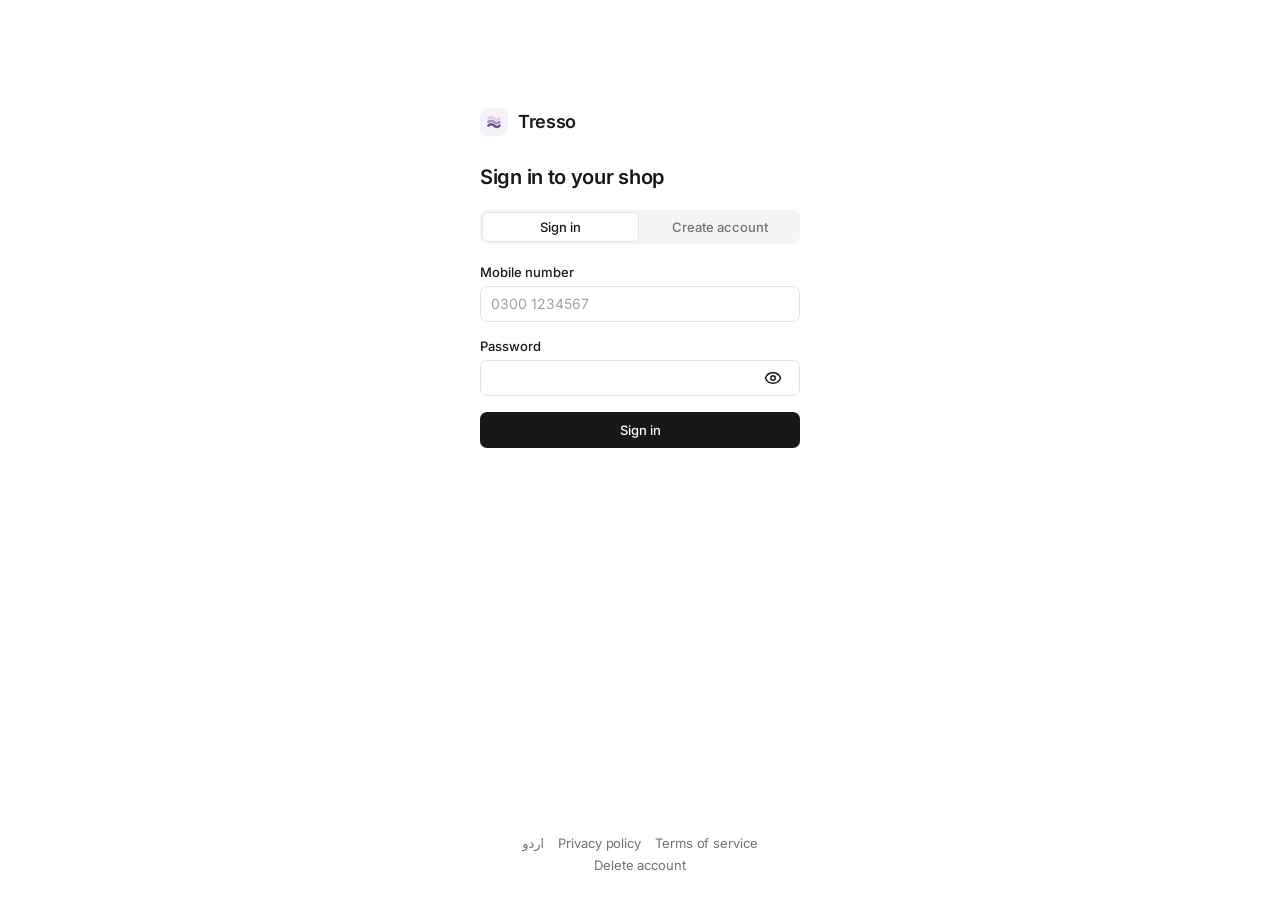
<file: index.html>
<!doctype html>
<html lang="en">
  <head>
    <meta charset="utf-8" />
    <meta name="viewport" content="width=device-width, initial-scale=1" />
    <meta name="color-scheme" content="light dark" />
    <link rel="icon" href="/favicon.png" />
    <title>Tresso</title>
    <!-- What a shared link shows (WhatsApp, search results). -->
    <meta name="description" content="Bookkeeping for barbershops and salons: services, payments and barber commission." />
    <meta property="og:site_name" content="Tresso" />
    <meta property="og:title" content="Tresso" />
    <meta property="og:description" content="Bookkeeping for barbershops and salons: services, payments and barber commission." />
    <meta property="og:url" content="https://tresso.app/" />
    <meta property="og:type" content="website" />
    <meta property="og:image" content="https://tresso.app/og.png" />
    <meta property="og:image:width" content="1024" />
    <meta property="og:image:height" content="500" />
    <meta name="twitter:card" content="summary_large_image" />
    <!-- A browser too old for the dashboard (before Chrome 91, 2021) fails while
         loading it: say so instead of leaving a blank page. main.tsx sets
         __bbStarted once it runs. -->
    <script>
      window.onerror = function () {
        if (window.__bbStarted) return;
        document.body.innerHTML =
          '<p style="font:16px/1.5 sans-serif;max-width:420px;margin:48px auto;padding:0 16px">' +
          'This browser is too old for Tresso on the web. Update Chrome, or use the Tresso app for Android.<br><br>' +
          'Tresso ویب کے لیے یہ براؤزر بہت پرانا ہے۔ Chrome اپ ڈیٹ کریں، یا Android کے لیے Tresso ایپ استعمال کریں۔</p>';
      };
    </script>
    <script type="module" crossorigin src="/assets/index-BPplE3TE.js"></script>
    <link rel="stylesheet" crossorigin href="/assets/index-BvFsO7Vy.css">
  </head>
  <body>
    <div id="root"></div>
  </body>
</html>
</file>
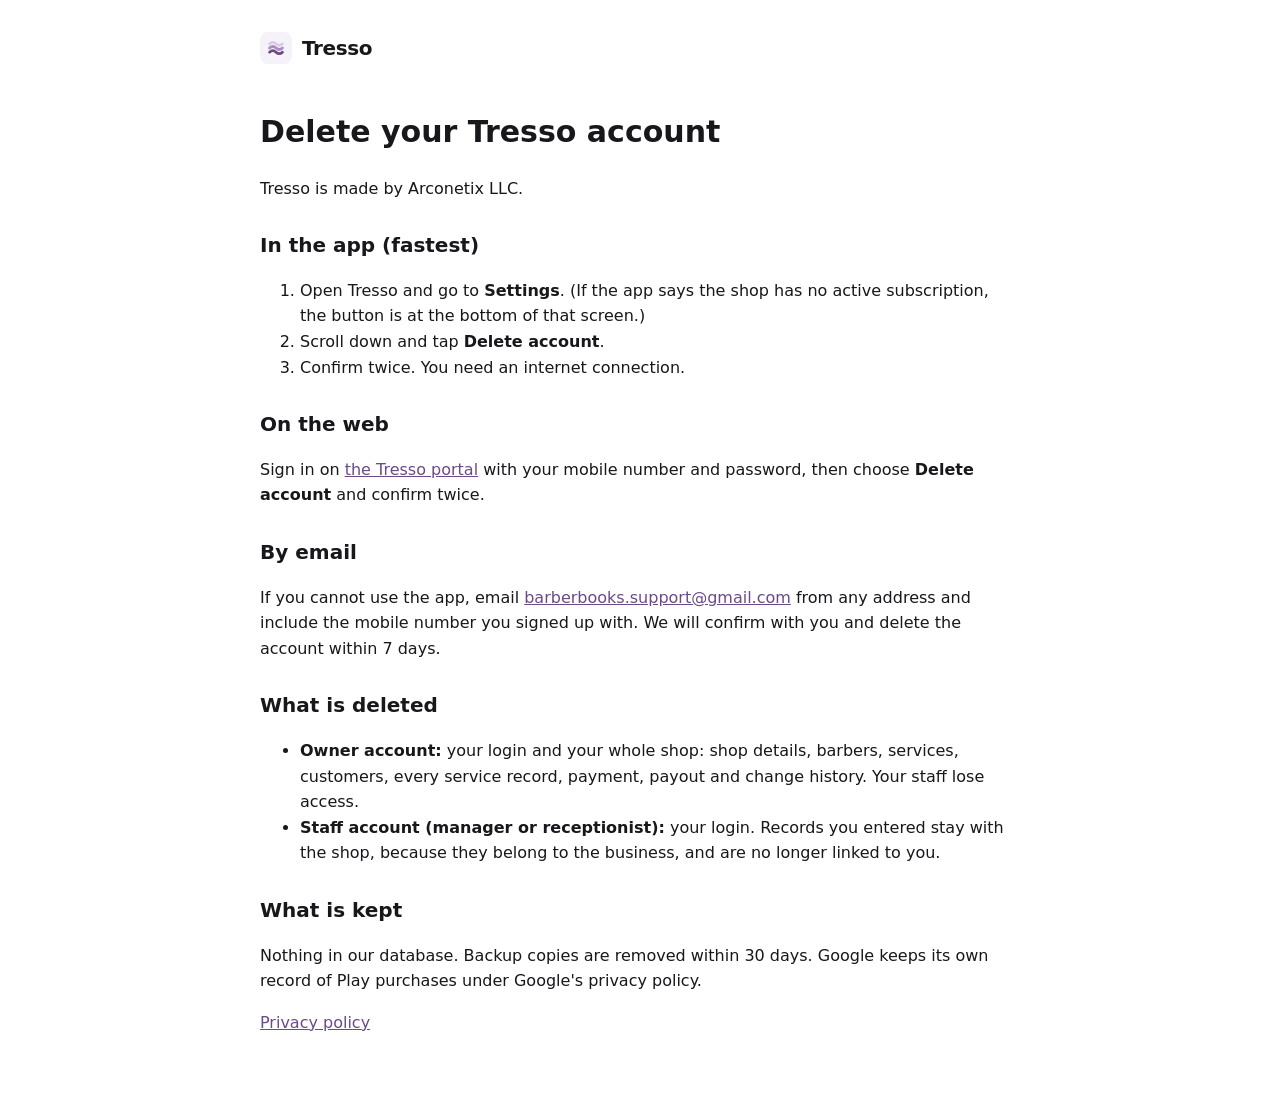
<file: delete-account.html>
<!doctype html>
<html lang="en">
<head>
<meta charset="utf-8">
<meta name="viewport" content="width=device-width, initial-scale=1">
<link rel="icon" href="mark.svg" type="image/svg+xml">
<title>Tresso — Delete your account</title>
<style>
  body { font: 16px/1.6 -apple-system, system-ui, "Segoe UI", Roboto, sans-serif; color: #17171C; max-width: 760px; margin: 0 auto; padding: 32px 20px 64px; }
  .brand { display: inline-flex; align-items: center; gap: 10px; color: #17171C; text-decoration: none; font-size: 20px; font-weight: 600; letter-spacing: -0.02em; }
  h1 { font-size: 30px; margin-top: 36px; } h2 { font-size: 20px; margin-top: 28px; } a { color: #6B4A86; }
  .note { background: #F6F2F9; padding: 14px 18px; border-radius: 14px; }
</style>
</head>
<body>
<a class="brand" href="./"><img src="mark.svg" width="32" height="32" alt="">Tresso</a>
<h1>Delete your Tresso account</h1>
<p>Tresso is made by Arconetix LLC.</p>

<h2>In the app (fastest)</h2>
<ol>
  <li>Open Tresso and go to <strong>Settings</strong>. (If the app says the shop has no active subscription, the button is at the bottom of that screen.)</li>
  <li>Scroll down and tap <strong>Delete account</strong>.</li>
  <li>Confirm twice. You need an internet connection.</li>
</ol>


<h2>On the web</h2>
<p>Sign in on <a href="./">the Tresso portal</a> with your mobile number and password, then choose <strong>Delete account</strong> and confirm twice.</p>

<h2>By email</h2>
<p>If you cannot use the app, email <a href="mailto:barberbooks.support@gmail.com">barberbooks.support@gmail.com</a> from any address and include the mobile number you signed up with. We will confirm with you and delete the account within 7 days.</p>

<h2>What is deleted</h2>
<ul>
  <li><strong>Owner account:</strong> your login and your whole shop: shop details, barbers, services, customers, every service record, payment, payout and change history. Your staff lose access.</li>
  <li><strong>Staff account (manager or receptionist):</strong> your login. Records you entered stay with the shop, because they belong to the business, and are no longer linked to you.</li>
</ul>

<h2>What is kept</h2>
<p>Nothing in our database. Backup copies are removed within 30 days. Google keeps its own record of Play purchases under Google's privacy policy.</p>

<p><a href="privacy.html">Privacy policy</a></p>
</body>
</html>
</file>
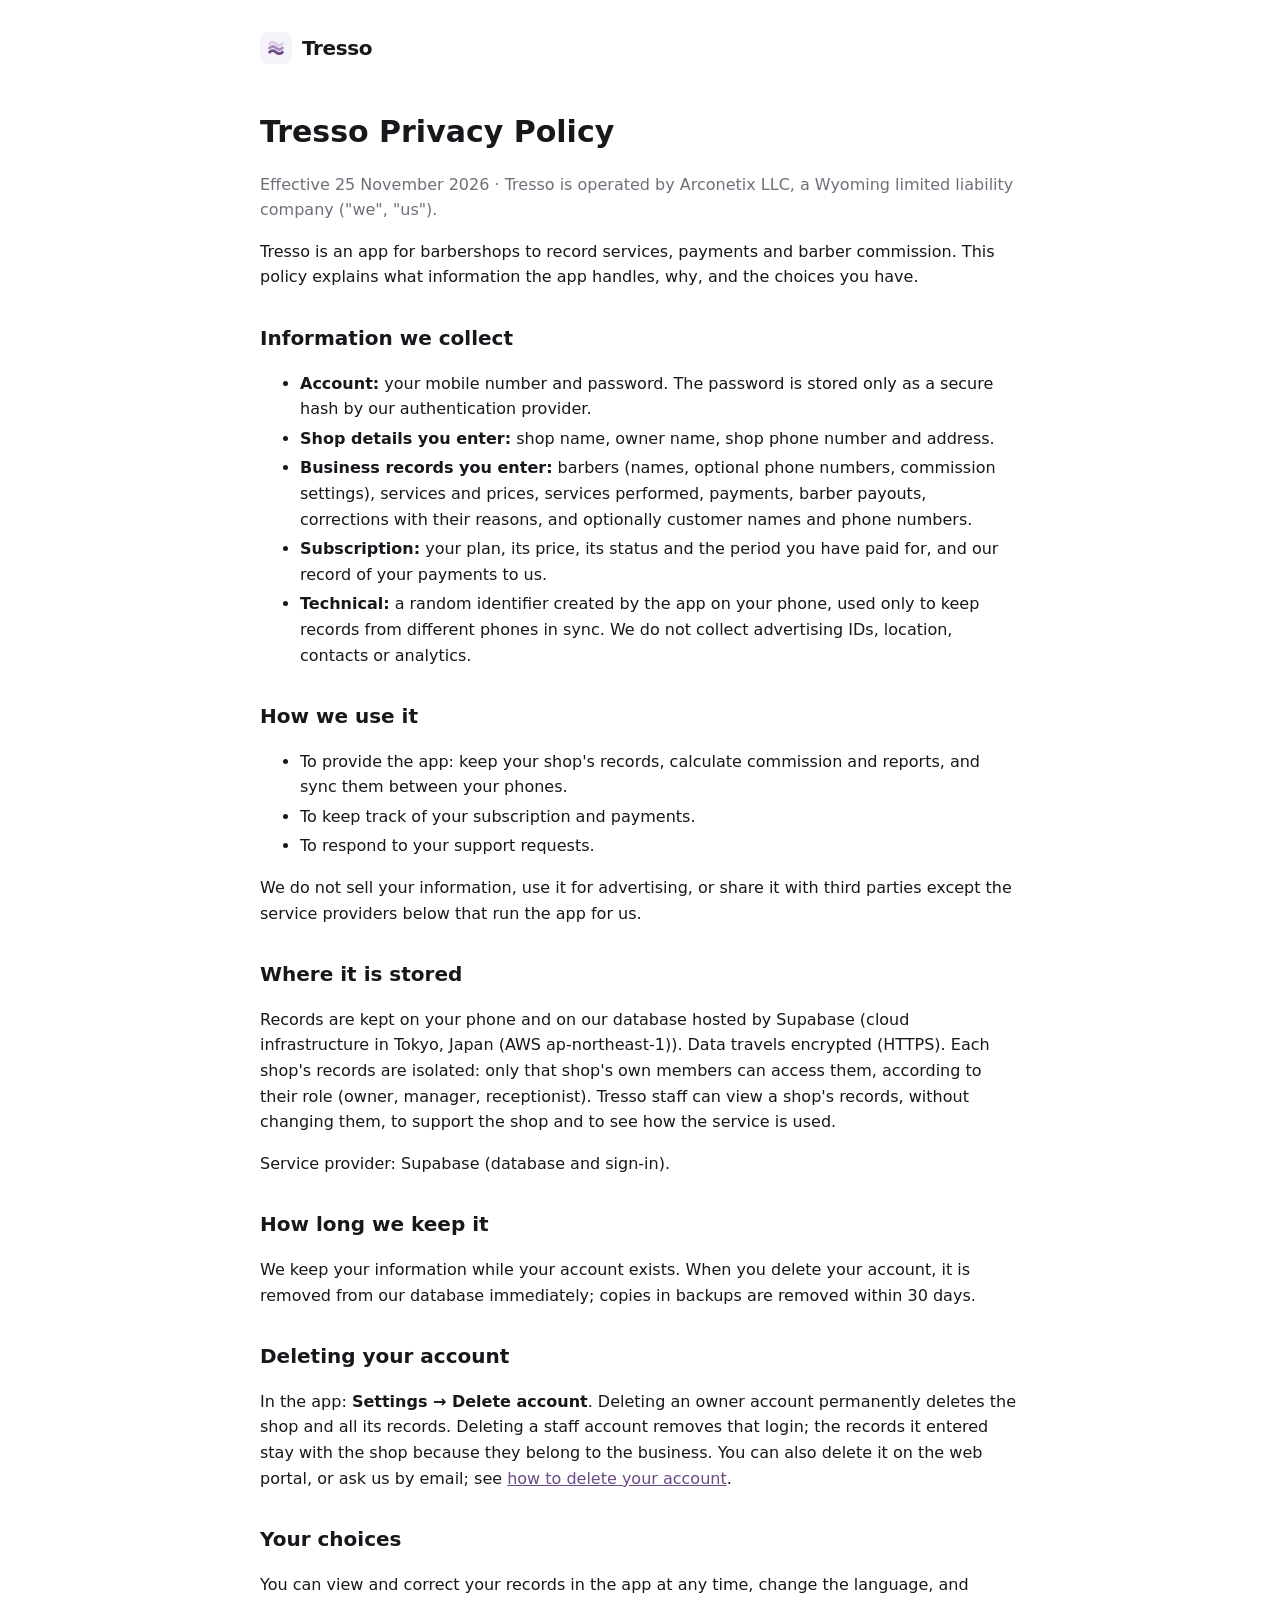
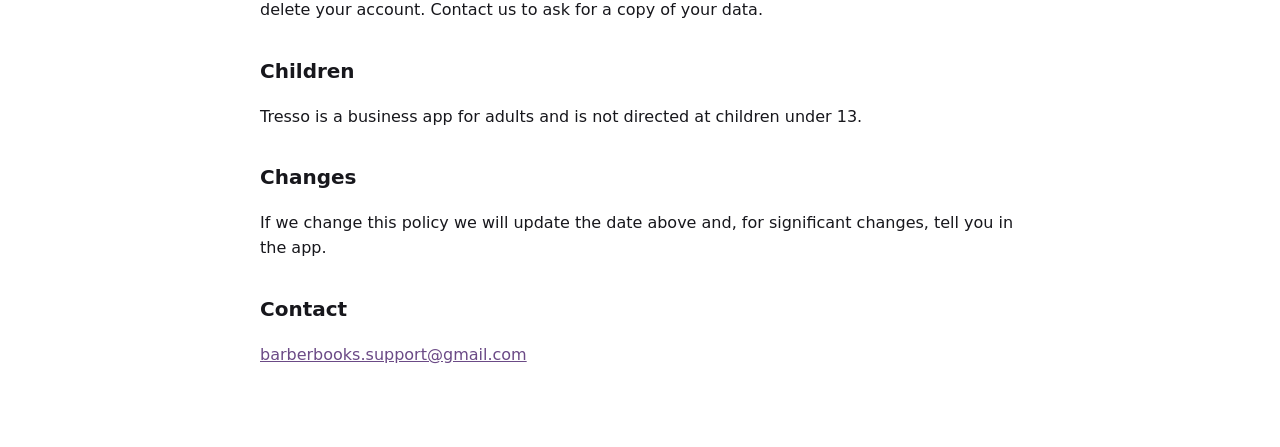
<file: privacy.html>
<!doctype html>
<html lang="en">
<head>
<meta charset="utf-8">
<meta name="viewport" content="width=device-width, initial-scale=1">
<link rel="icon" href="mark.svg" type="image/svg+xml">
<title>Tresso — Privacy Policy</title>
<style>
  body { font: 16px/1.6 -apple-system, system-ui, "Segoe UI", Roboto, sans-serif; color: #17171C; max-width: 760px; margin: 0 auto; padding: 32px 20px 64px; }
  .brand { display: inline-flex; align-items: center; gap: 10px; color: #17171C; text-decoration: none; font-size: 20px; font-weight: 600; letter-spacing: -0.02em; }
  h1 { font-size: 30px; margin: 36px 0 4px; } h2 { font-size: 20px; margin-top: 32px; }
  .muted { color: #6F6F7A; } a { color: #6B4A86; }
  li { margin: 4px 0; }
</style>
</head>
<body>
<a class="brand" href="./"><img src="mark.svg" width="32" height="32" alt="">Tresso</a>
<h1>Tresso Privacy Policy</h1>
<p class="muted">Effective 25 November 2026 · Tresso is operated by Arconetix LLC, a Wyoming limited liability company ("we", "us").</p>

<p>Tresso is an app for barbershops to record services, payments and barber commission. This policy explains what information the app handles, why, and the choices you have.</p>

<h2>Information we collect</h2>
<ul>
  <li><strong>Account:</strong> your mobile number and password. The password is stored only as a secure hash by our authentication provider.</li>
  <li><strong>Shop details you enter:</strong> shop name, owner name, shop phone number and address.</li>
  <li><strong>Business records you enter:</strong> barbers (names, optional phone numbers, commission settings), services and prices, services performed, payments, barber payouts, corrections with their reasons, and optionally customer names and phone numbers.</li>
  <li><strong>Subscription:</strong> your plan, its price, its status and the period you have paid for, and our record of your payments to us.</li>
  <li><strong>Technical:</strong> a random identifier created by the app on your phone, used only to keep records from different phones in sync. We do not collect advertising IDs, location, contacts or analytics.</li>
</ul>

<h2>How we use it</h2>
<ul>
  <li>To provide the app: keep your shop's records, calculate commission and reports, and sync them between your phones.</li>
  <li>To keep track of your subscription and payments.</li>
  <li>To respond to your support requests.</li>
</ul>
<p>We do not sell your information, use it for advertising, or share it with third parties except the service providers below that run the app for us.</p>

<h2>Where it is stored</h2>
<p>Records are kept on your phone and on our database hosted by Supabase (cloud infrastructure in Tokyo, Japan (AWS ap-northeast-1)). Data travels encrypted (HTTPS). Each shop's records are isolated: only that shop's own members can access them, according to their role (owner, manager, receptionist). Tresso staff can view a shop's records, without changing them, to support the shop and to see how the service is used.</p>
<p>Service provider: Supabase (database and sign-in).</p>

<h2>How long we keep it</h2>
<p>We keep your information while your account exists. When you delete your account, it is removed from our database immediately; copies in backups are removed within 30 days.</p>

<h2>Deleting your account</h2>
<p>In the app: <strong>Settings → Delete account</strong>. Deleting an owner account permanently deletes the shop and all its records. Deleting a staff account removes that login; the records it entered stay with the shop because they belong to the business. You can also delete it on the web portal, or ask us by email; see <a href="delete-account.html">how to delete your account</a>.</p>

<h2>Your choices</h2>
<p>You can view and correct your records in the app at any time, change the language, and delete your account. Contact us to ask for a copy of your data.</p>

<h2>Children</h2>
<p>Tresso is a business app for adults and is not directed at children under 13.</p>

<h2>Changes</h2>
<p>If we change this policy we will update the date above and, for significant changes, tell you in the app.</p>

<h2>Contact</h2>
<p><a href="mailto:barberbooks.support@gmail.com">barberbooks.support@gmail.com</a></p>
</body>
</html>
</file>
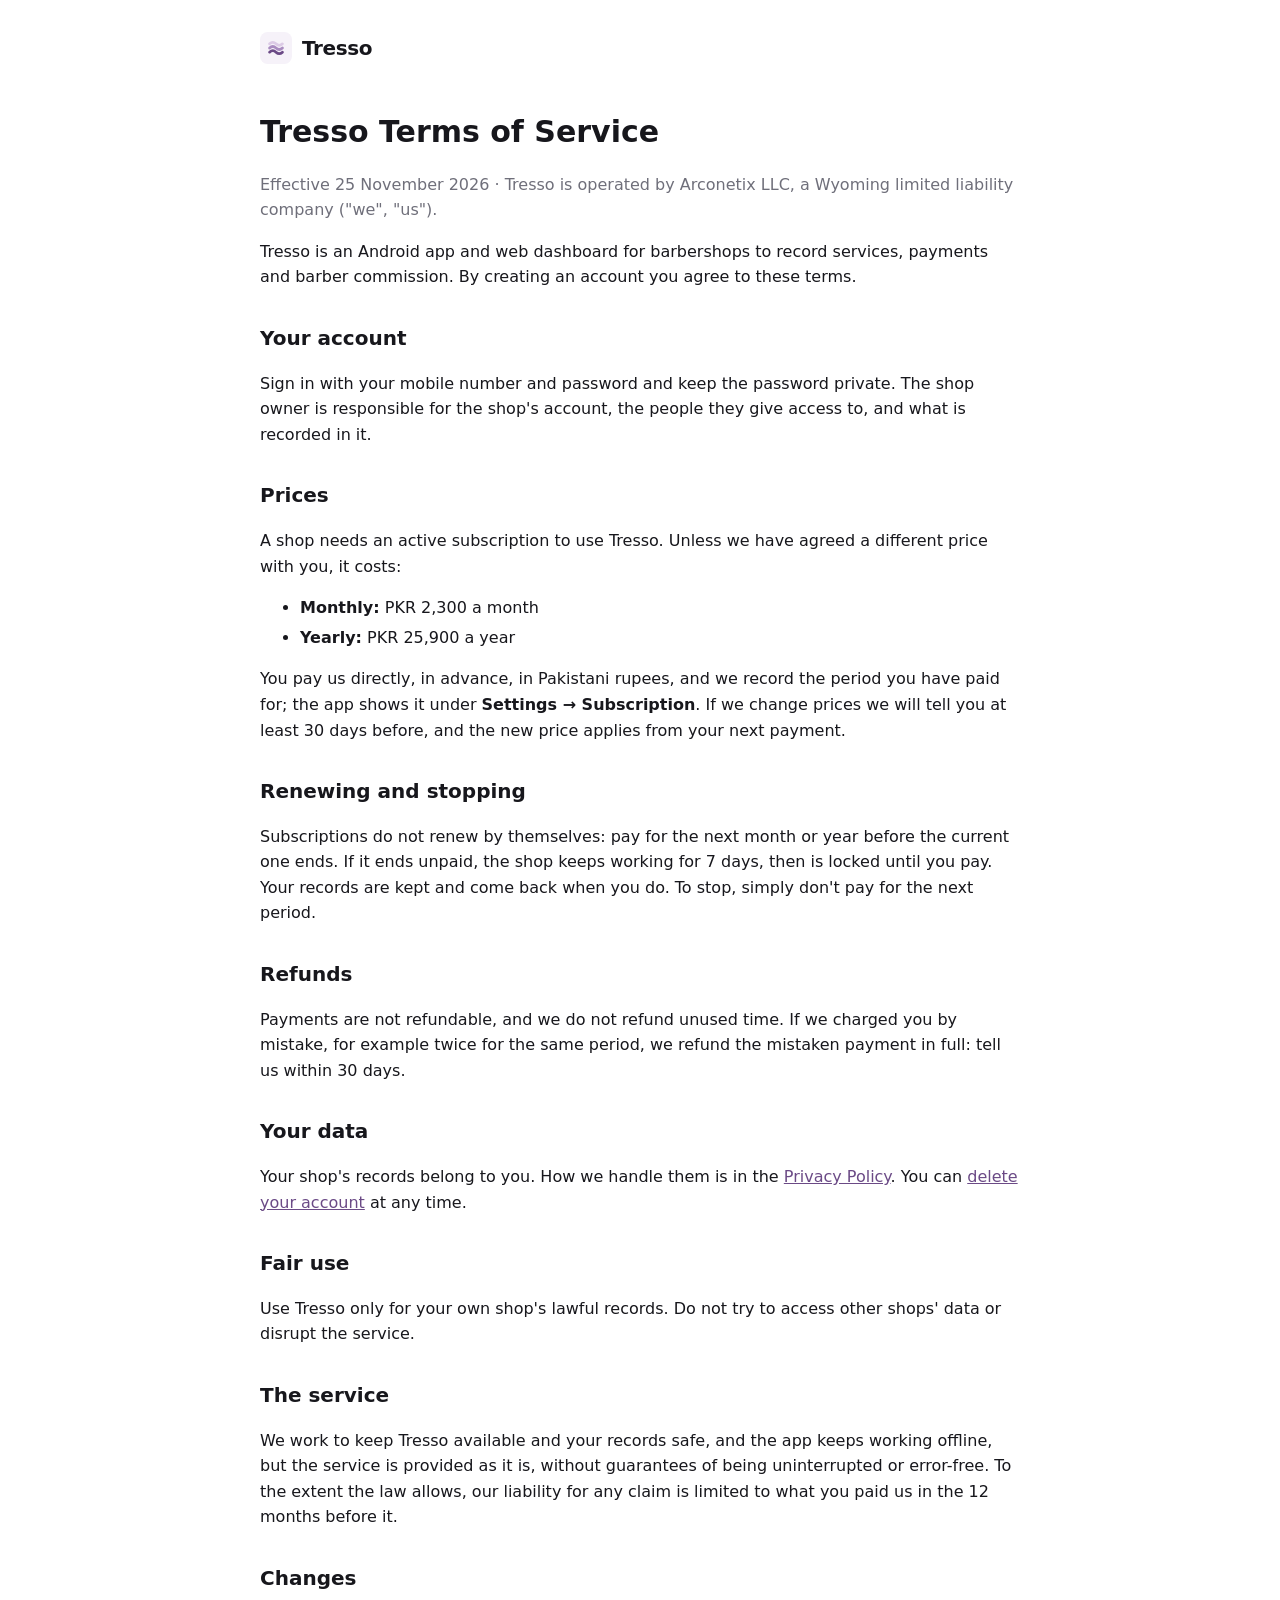
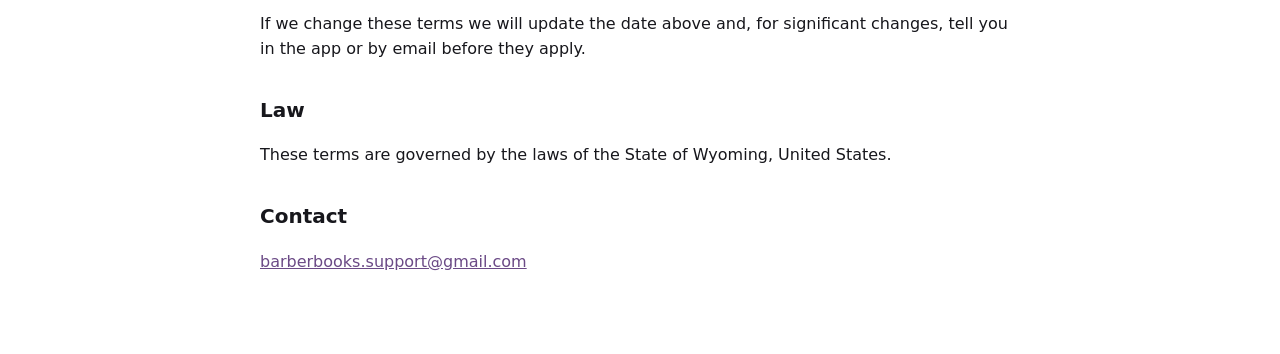
<file: terms.html>
<!doctype html>
<html lang="en">
<head>
<meta charset="utf-8">
<meta name="viewport" content="width=device-width, initial-scale=1">
<link rel="icon" href="mark.svg" type="image/svg+xml">
<title>Tresso — Terms of Service</title>
<style>
  body { font: 16px/1.6 -apple-system, system-ui, "Segoe UI", Roboto, sans-serif; color: #17171C; max-width: 760px; margin: 0 auto; padding: 32px 20px 64px; }
  .brand { display: inline-flex; align-items: center; gap: 10px; color: #17171C; text-decoration: none; font-size: 20px; font-weight: 600; letter-spacing: -0.02em; }
  h1 { font-size: 30px; margin: 36px 0 4px; } h2 { font-size: 20px; margin-top: 32px; }
  .muted { color: #6F6F7A; } a { color: #6B4A86; }
  li { margin: 4px 0; }
</style>
</head>
<body>
<a class="brand" href="./"><img src="mark.svg" width="32" height="32" alt="">Tresso</a>
<h1>Tresso Terms of Service</h1>
<p class="muted">Effective 25 November 2026 · Tresso is operated by Arconetix LLC, a Wyoming limited liability company ("we", "us").</p>

<p>Tresso is an Android app and web dashboard for barbershops to record services, payments and barber commission. By creating an account you agree to these terms.</p>

<h2>Your account</h2>
<p>Sign in with your mobile number and password and keep the password private. The shop owner is responsible for the shop's account, the people they give access to, and what is recorded in it.</p>

<h2>Prices</h2>
<p>A shop needs an active subscription to use Tresso. Unless we have agreed a different price with you, it costs:</p>
<ul>
  <li><strong>Monthly:</strong> PKR 2,300 a month</li>
  <li><strong>Yearly:</strong> PKR 25,900 a year</li>
</ul>
<p>You pay us directly, in advance, in Pakistani rupees, and we record the period you have paid for; the app shows it under <strong>Settings → Subscription</strong>. If we change prices we will tell you at least 30 days before, and the new price applies from your next payment.</p>

<h2>Renewing and stopping</h2>
<p>Subscriptions do not renew by themselves: pay for the next month or year before the current one ends. If it ends unpaid, the shop keeps working for 7 days, then is locked until you pay. Your records are kept and come back when you do. To stop, simply don't pay for the next period.</p>

<h2>Refunds</h2>
<p>Payments are not refundable, and we do not refund unused time. If we charged you by mistake, for example twice for the same period, we refund the mistaken payment in full: tell us within 30 days.</p>

<h2>Your data</h2>
<p>Your shop's records belong to you. How we handle them is in the <a href="privacy.html">Privacy Policy</a>. You can <a href="delete-account.html">delete your account</a> at any time.</p>

<h2>Fair use</h2>
<p>Use Tresso only for your own shop's lawful records. Do not try to access other shops' data or disrupt the service.</p>

<h2>The service</h2>
<p>We work to keep Tresso available and your records safe, and the app keeps working offline, but the service is provided as it is, without guarantees of being uninterrupted or error-free. To the extent the law allows, our liability for any claim is limited to what you paid us in the 12 months before it.</p>

<h2>Changes</h2>
<p>If we change these terms we will update the date above and, for significant changes, tell you in the app or by email before they apply.</p>

<h2>Law</h2>
<p>These terms are governed by the laws of the State of Wyoming, United States.</p>

<h2>Contact</h2>
<p><a href="mailto:barberbooks.support@gmail.com">barberbooks.support@gmail.com</a></p>
</body>
</html>
</file>
<file: assets/index-BvFsO7Vy.css>
@font-face{font-family:Inter Variable;font-style:normal;font-display:swap;font-weight:100 900;src:url(/assets/inter-cyrillic-ext-wght-normal-BOeWTOD4.woff2)format("woff2-variations");unicode-range:U+460-52F,U+1C80-1C8A,U+20B4,U+2DE0-2DFF,U+A640-A69F,U+FE2E-FE2F}@font-face{font-family:Inter Variable;font-style:normal;font-display:swap;font-weight:100 900;src:url(/assets/inter-cyrillic-wght-normal-DqGufNeO.woff2)format("woff2-variations");unicode-range:U+301,U+400-45F,U+490-491,U+4B0-4B1,U+2116}@font-face{font-family:Inter Variable;font-style:normal;font-display:swap;font-weight:100 900;src:url(/assets/inter-greek-ext-wght-normal-DlzME5K_.woff2)format("woff2-variations");unicode-range:U+1F??}@font-face{font-family:Inter Variable;font-style:normal;font-display:swap;font-weight:100 900;src:url(/assets/inter-greek-wght-normal-CkhJZR-_.woff2)format("woff2-variations");unicode-range:U+370-377,U+37A-37F,U+384-38A,U+38C,U+38E-3A1,U+3A3-3FF}@font-face{font-family:Inter Variable;font-style:normal;font-display:swap;font-weight:100 900;src:url(/assets/inter-vietnamese-wght-normal-CBcvBZtf.woff2)format("woff2-variations");unicode-range:U+102-103,U+110-111,U+128-129,U+168-169,U+1A0-1A1,U+1AF-1B0,U+300-301,U+303-304,U+308-309,U+323,U+329,U+1EA0-1EF9,U+20AB}@font-face{font-family:Inter Variable;font-style:normal;font-display:swap;font-weight:100 900;src:url(/assets/inter-latin-ext-wght-normal-DO1Apj_S.woff2)format("woff2-variations");unicode-range:U+100-2BA,U+2BD-2C5,U+2C7-2CC,U+2CE-2D7,U+2DD-2FF,U+304,U+308,U+329,U+1D00-1DBF,U+1E00-1E9F,U+1EF2-1EFF,U+2020,U+20A0-20AB,U+20AD-20C0,U+2113,U+2C60-2C7F,U+A720-A7FF}@font-face{font-family:Inter Variable;font-style:normal;font-display:swap;font-weight:100 900;src:url(/assets/inter-latin-wght-normal-Dx4kXJAl.woff2)format("woff2-variations");unicode-range:U+??,U+131,U+152-153,U+2BB-2BC,U+2C6,U+2DA,U+2DC,U+304,U+308,U+329,U+2000-206F,U+20AC,U+2122,U+2191,U+2193,U+2212,U+2215,U+FEFF,U+FFFD}*{box-sizing:border-box}body{background:var(--bg);color:var(--text);font-feature-settings:"cv11", "ss01";letter-spacing:-.006em;-webkit-font-smoothing:antialiased;margin:0;font:14px/20px Inter Variable,Inter,system-ui,-apple-system,BlinkMacSystemFont,Segoe UI,Roboto,Noto Sans,Ubuntu,Cantarell,Helvetica Neue,sans-serif}html[lang=ur] body{letter-spacing:0;font-family:Inter Variable,Noto Naskh Arabic,Geeza Pro,Segoe UI,Tahoma,sans-serif;line-height:24px}html[lang=ur] .small{line-height:20px}html[lang=ur] .label{line-height:18px}a{color:inherit}p,h1,h2,h3{font:inherit;margin:0}:focus:not(:focus-visible){outline:none}:focus-visible{outline:2px solid var(--accent);outline-offset:2px}svg{flex:none}::selection{background:var(--tint)}.hero{letter-spacing:-.025em;font-variant-numeric:tabular-nums;font-size:28px;font-weight:600;line-height:34px}.title{font-size:15px;font-weight:600;line-height:20px}.small{font-size:13px;line-height:18px}.label{color:var(--muted);letter-spacing:0;font-size:12px;font-weight:500;line-height:16px}[dir=rtl] .hero,[dir=rtl] body{letter-spacing:0}.strong{font-weight:600}.muted{color:var(--muted)}.warn{color:var(--warn)}.danger{color:var(--danger)}.struck{color:var(--faint);text-decoration:line-through}.num{font-variant-numeric:tabular-nums;white-space:nowrap}.center{text-align:center}.block{display:block}.stack{flex-direction:column;display:flex}.stack>*+*{margin-top:16px}.stack-sm>*+*{margin-top:8px}.stack-lg>*+*{margin-top:20px}.inline{align-items:center;display:flex}.inline>*+*{-webkit-margin-start:8px;margin-inline-start:8px}.spread{justify-content:space-between;align-items:center;display:flex}.spread>*+*{-webkit-margin-start:12px;margin-inline-start:12px}.grow{flex:1;min-width:0}.shell{min-height:100vh;display:flex}.sidebar{background:var(--surface);border-inline-end:1px solid var(--line);-webkit-border-end:1px solid var(--line);flex-direction:column;flex:none;width:240px;height:100vh;padding:12px 10px;display:flex;position:sticky;top:0}.sidebar>*+*{margin-top:12px}.brand{align-items:center;padding:6px 8px 2px;display:flex}.brand>*+*{-webkit-margin-start:10px;margin-inline-start:10px}.brand-name{text-overflow:ellipsis;white-space:nowrap;font-weight:600;overflow:hidden}.sidebar>.btn{margin-inline:4px}.nav{flex-direction:column;display:flex}.nav>*+*{margin-top:1px}.nav-item{min-height:32px;color:var(--muted);border-radius:6px;align-items:center;padding:0 10px;font-size:13.5px;font-weight:500;text-decoration:none;display:flex}.nav-item>*+*{-webkit-margin-start:10px;margin-inline-start:10px}.nav-item:hover{background:var(--hairline);color:var(--text)}.nav-item.on{background:var(--tint);color:var(--text)}.nav-item.on svg{color:var(--text)}.nav-badge{color:var(--muted);font-variant-numeric:tabular-nums;font-size:12px;font-weight:500;-webkit-margin-start:auto!important;margin-inline-start:auto!important}.sidebar-foot{margin-top:auto!important}.account{border-top:1px solid var(--line);margin:0 -10px -12px;padding:10px;text-decoration:none;display:block}.account:hover{background:var(--hairline)}.account>*{text-overflow:ellipsis;white-space:nowrap;display:block;overflow:hidden}.main{flex:1;min-width:0}.page-head{border-bottom:1px solid var(--line);flex-wrap:wrap;align-items:center;min-height:56px;padding:10px 32px;display:flex}.page-head>*+*{-webkit-margin-start:8px;margin-inline-start:8px}.page-head h1{text-overflow:ellipsis;white-space:nowrap;font-size:15px;font-weight:600;overflow:hidden}.page-head .actions{-webkit-margin-start:auto;flex-wrap:wrap;justify-content:flex-end;align-items:center;margin-block:-4px;margin-inline-start:auto;display:flex}.page-head .actions>*{-webkit-margin-start:8px;margin:4px 0;margin-inline-start:8px}.back{color:var(--muted);font-weight:500;text-decoration:none}.back:hover{color:var(--text)}.crumb-sep{color:var(--faint)}.page-body{max-width:1200px;padding:24px 32px 56px}[dir=rtl] .flip{transform:scaleX(-1)}.tabbar{display:none}@media (max-width:760px){.shell{display:block}.sidebar{z-index:10;border:0;border-bottom:1px solid var(--line);flex-direction:row;align-items:center;width:auto;height:auto;padding:8px 16px}.sidebar>*+*{-webkit-margin-start:12px;margin-top:0;margin-inline-start:12px}.brand{flex:1;min-width:0;padding:0}.sidebar .nav,.sidebar-foot{display:none}.sidebar>.btn{margin-inline:0}.page-head{padding:10px 16px}.page-body{padding:16px 16px calc(96px + env(safe-area-inset-bottom))}.tabbar{z-index:10;background:var(--bg);border-top:1px solid var(--line);padding:2px 4px calc(2px + env(safe-area-inset-bottom));display:flex;position:fixed;bottom:0;left:0;right:0}.tab{min-width:0;min-height:52px;color:var(--faint);flex-direction:column;flex:1;justify-content:center;align-items:center;font-size:11px;font-weight:500;line-height:14px;text-decoration:none;display:flex;position:relative}.tab>*+*{margin-top:4px}.tab>span{text-overflow:ellipsis;white-space:nowrap;max-width:100%;overflow:hidden}.tab.on{color:var(--text)}.tab-badge{-webkit-margin-start:7px;background:var(--text);color:var(--bg);border-radius:9px;margin-inline-start:7px;padding:0 5px;font-size:10px;font-weight:600;line-height:15px;position:absolute;top:5px;left:50%}[dir=rtl] .tab-badge{left:auto;right:50%}}.card,.group{border:1px solid var(--line);background:var(--bg);border-radius:10px;overflow:hidden}.card-head{justify-content:space-between;align-items:baseline;padding:14px 16px 0;display:flex}.card-head>*+*{-webkit-margin-start:12px;margin-inline-start:12px}.card-head h2{font-size:13.5px;font-weight:600}.card-head .end-link{color:var(--muted);font-size:13px;font-weight:500;text-decoration:none}.card-head .end-link:hover{color:var(--text)}.card-body{padding:12px 16px 16px}.group-title{margin-bottom:8px;padding:0 2px}.group>*+*{border-top:1px solid var(--hairline)}.card>.card-head+.group-rows{margin-top:6px}.group-rows>*+*{border-top:1px solid var(--hairline)}.row{width:100%;min-height:44px;font:inherit;color:inherit;text-align:start;background:0 0;border:0;align-items:center;padding:10px 16px;text-decoration:none;display:flex}.row>*+*{-webkit-margin-start:12px;margin-inline-start:12px}.row-main{flex:1;min-width:40%}.row-value{text-align:end;font-variant-numeric:tabular-nums}button.row,a.row{cursor:pointer}button.row:hover,a.row:hover{background:var(--surface)}.chev{color:var(--faint)}.empty{text-align:center;color:var(--muted);padding:40px 24px}.stats{border:1px solid var(--line);border-radius:10px;grid-template-columns:repeat(auto-fit,minmax(170px,1fr));display:grid;overflow:hidden}.stat{border-inline-start:1px solid var(--line);-webkit-border-start:1px solid var(--line);border-top:1px solid var(--line);margin-inline-start:-1px;min-width:0;margin-top:-1px;padding:14px 16px 16px}.stat .label{margin-bottom:6px;display:block}.stat .figure{letter-spacing:-.02em;font-variant-numeric:tabular-nums;white-space:nowrap;text-overflow:ellipsis;font-size:22px;font-weight:600;line-height:28px;overflow:hidden}.stat.lead .figure{font-size:22px}.stat .small{margin-top:4px;display:block}[dir=rtl] .stat .figure{letter-spacing:0}.table{border-collapse:separate;border-spacing:0;border:1px solid var(--line);border-radius:10px;width:100%;overflow:hidden}.table th{text-align:start;color:var(--muted);border-bottom:1px solid var(--line);background:var(--surface);white-space:nowrap;padding:9px 16px;font-size:12px;font-weight:500}.table td{border-top:1px solid var(--hairline);vertical-align:middle;padding:10px 16px}.table tbody:first-of-type tr:first-child td{border-top:0}.table tbody tr{cursor:pointer}.table tbody tr:hover td{background:var(--surface)}.table .end{text-align:end}.table tfoot td{border-top:1px solid var(--line);background:var(--surface);font-weight:600}.table tfoot tr{cursor:default}.narrow{display:none}@media (max-width:760px){.table .wide{display:none}.table .narrow{display:block}}.ledger{border:1px solid var(--line);border-radius:10px;overflow:hidden}.ledger-cols,.ledger-row{grid-column-gap:16px;grid-template-columns:84px minmax(0,1.4fr) minmax(0,1fr) 120px 112px;align-items:center;padding:0 16px;display:grid}.ledger-cols{background:var(--surface);border-bottom:1px solid var(--line);padding-top:9px;padding-bottom:9px}.ledger-cols .end,.ledger-row .l-amount{text-align:end}.ledger-day{background:var(--surface);border-top:1px solid var(--line);border-bottom:1px solid var(--hairline);justify-content:space-between;align-items:baseline;padding:8px 16px;display:flex}.ledger-cols+.ledger-day{border-top:0}.ledger-day h2{font-size:12.5px;font-weight:600}.ledger-row{min-height:42px;color:inherit;padding-top:9px;padding-bottom:9px;text-decoration:none}.ledger-row+.ledger-row{border-top:1px solid var(--hairline)}.ledger-row:hover{background:var(--surface)}.ledger-row .l-meta{display:none}.l-time{color:var(--muted);font-variant-numeric:tabular-nums;white-space:nowrap}.l-barber{color:var(--muted)}.l-amount{white-space:nowrap;font-variant-numeric:tabular-nums;justify-content:flex-end;align-items:center;display:inline-flex}.l-amount>*+*{-webkit-margin-start:6px;margin-inline-start:6px}@media (max-width:760px){.ledger-cols{display:none}.ledger-cols+.ledger-day{border-top:0}.ledger-row{grid-row-gap:2px;grid-template-columns:minmax(0,1fr) auto}.ledger-row .l-time,.ledger-row .l-barber{display:none}.ledger-row .l-service{grid-area:1/1/span 2}.ledger-row .l-meta{display:block}.ledger-row .l-amount{grid-area:1/2}.ledger-row .l-status{text-align:end;grid-area:2/2}}.status{color:var(--muted);white-space:nowrap;align-items:center;font-size:13px;display:inline-flex}.status:before{content:"";background:var(--success);-webkit-margin-end:7px;border-radius:50%;flex:none;width:6px;height:6px;margin-inline-end:7px}.status.warn{color:var(--warn)}.status.warn:before{background:var(--warn)}.status.muted:before{background:var(--faint)}.filters{flex-wrap:wrap;align-items:center;margin:-4px;display:flex}.filters>*{margin:4px}.select{border:1px solid var(--line);background:var(--bg);border-radius:7px;align-items:center;display:inline-flex;position:relative}.select:hover{background:var(--surface)}.select select{-webkit-appearance:none;appearance:none;cursor:pointer;font:inherit;color:var(--muted);-webkit-padding-start:10px;-webkit-padding-end:28px;background:0 0;border:0;height:30px;padding-inline:10px 28px;font-size:13px;font-weight:500}.select svg{pointer-events:none;color:var(--faint);position:absolute;right:9px}[dir=rtl] .select svg{left:9px;right:auto}.select.on{border-color:var(--text)}.select.on select{color:var(--text)}.select select option{color:var(--text);background:var(--bg)}.btn{min-height:32px;font:inherit;cursor:pointer;white-space:nowrap;border:1px solid #0000;border-radius:7px;justify-content:center;align-items:center;padding:0 12px;font-size:13px;font-weight:500;text-decoration:none;display:inline-flex}.btn>*+*{-webkit-margin-start:6px;margin-inline-start:6px}.btn:disabled{opacity:.4;cursor:default}.btn.primary{background:var(--text);color:var(--bg)}.btn.primary:not(:disabled):hover{opacity:.88}.btn.secondary{background:var(--bg);color:var(--text);border-color:var(--line)}.btn.secondary:not(:disabled):hover{background:var(--surface)}.btn.quiet{color:var(--muted);background:0 0}.btn.quiet:not(:disabled):hover{color:var(--text);background:var(--hairline)}.btn.danger{color:var(--danger);border-color:var(--line);background:0 0}.btn.danger:not(:disabled):hover{background:var(--surface)}.btn.block{width:100%;min-height:36px}.btn .spinner{border-width:2px;width:14px;height:14px}.btn.primary .spinner{border-color:var(--muted);border-top-color:var(--bg)}.icon-btn{border:1px solid var(--line);background:var(--bg);width:32px;height:32px;color:var(--text);cursor:pointer;border-radius:7px;justify-content:center;align-items:center;display:inline-flex}.icon-btn:hover{background:var(--surface)}.dialog-head .icon-btn,.box .icon-btn{border-color:#0000}.field{flex-direction:column;display:flex}.field>*+*{margin-top:6px}.field>.label{color:var(--text);font-size:13px}.box{border:1px solid var(--line);background:var(--bg);border-radius:7px;align-items:center;min-height:36px;padding:0 10px;display:flex}.box:hover{border-color:var(--faint)}.box:focus-within{border-color:var(--accent);outline:2px solid var(--tint)}.box.invalid{border-color:var(--danger)}.box>*+*{-webkit-margin-start:8px;margin-inline-start:8px}.box input,.box textarea,.box select{min-width:0;color:var(--text);font:inherit;caret-color:var(--accent);background:0 0;border:0;outline:none;flex:1;padding:7px 0;font-size:14px}.box textarea{resize:vertical;min-height:72px}.box input::placeholder,.box textarea::placeholder{color:var(--faint)}.box.large{min-height:44px}.box.large input{font-variant-numeric:tabular-nums;font-size:20px;font-weight:600}.prefix{color:var(--muted);font-weight:500}.box.large .prefix{font-size:20px}.segmented{background:var(--fill);border-radius:8px;padding:2px;display:flex}.segmented>*+*{-webkit-margin-start:2px;margin-inline-start:2px}.segmented button{min-height:30px;font:inherit;color:var(--muted);cursor:pointer;white-space:nowrap;background:0 0;border:1px solid #0000;border-radius:6px;flex:1;padding:0 12px;font-size:13px;font-weight:500}.segmented button:hover{color:var(--text)}.segmented button[aria-checked=true]{background:var(--bg);color:var(--text);border-color:var(--line)}.row .segmented{flex:none}.row .segmented button{min-height:26px;padding:0 10px}.choices{flex-wrap:wrap;margin-bottom:-4px;margin-left:-4px;margin-right:-4px;display:flex}.choices>*{margin:4px}.chip,.tile{border:1px solid var(--line);background:var(--bg);color:var(--text);font:inherit;cursor:pointer;text-align:start;border-radius:8px;font-weight:500}.chip{min-height:34px;padding:0 14px}.tile{flex:140px;max-width:calc(50% - 8px);min-height:54px;padding:8px 12px}@media (min-width:560px){.tile{max-width:calc(33.3% - 8px)}}.chip:hover,.tile:hover{background:var(--surface);border-color:var(--faint)}.chip[aria-pressed=true],.tile[aria-pressed=true]{background:var(--text);border-color:var(--text);color:var(--bg)}.tile .small{color:var(--muted);font-variant-numeric:tabular-nums;font-weight:400;display:block}.tile[aria-pressed=true] .small{color:var(--bg);opacity:.7}.switch{background:var(--line);cursor:pointer;border:0;border-radius:10px;flex:none;width:34px;height:20px;position:relative}.switch:after{content:"";background:var(--bg);border-radius:50%;width:16px;height:16px;transition:transform .15s;position:absolute;top:2px;left:2px}[dir=rtl] .switch:after{left:auto;right:2px}.switch[aria-checked=true]{background:var(--text)}.switch[aria-checked=true]:after{transform:translate(14px)}[dir=rtl] .switch[aria-checked=true]:after{transform:translate(-14px)}.radio{border:1.5px solid var(--faint);border-radius:50%;flex:none;width:18px;height:18px}.radio.on{border:5px solid var(--text)}.menu-wrap{position:relative}.menu{z-index:20;background:var(--bg);border:1px solid var(--line);border-radius:10px;min-width:220px;padding:4px;position:absolute;top:calc(100% + 6px);right:0}[dir=rtl] .menu{left:0;right:auto}.menu button.row{border-radius:6px;min-height:32px;padding:6px 10px;font-size:13.5px}.menu button.row:hover{background:var(--fill)}.menu-dates{border-top:1px solid var(--line);margin-top:4px;padding:8px 6px 6px}.menu-dates input{font:inherit;color:var(--text);background:var(--bg);border:1px solid var(--line);border-radius:7px;width:100%;padding:6px 8px;font-size:13px}.overlay{z-index:30;background:var(--overlay);justify-content:center;align-items:flex-start;padding:10vh 16px;display:flex;position:fixed;inset:0;overflow-y:auto}.dialog{background:var(--bg);border:1px solid var(--line);border-radius:12px;flex-direction:column;width:100%;max-width:480px;max-height:80vh;display:flex}.dialog-head{justify-content:space-between;align-items:center;padding:12px 12px 4px 20px;display:flex}[dir=rtl] .dialog-head{padding:12px 20px 4px 12px}.dialog-head .title{font-size:15px}.dialog-body{padding:8px 20px 18px;overflow-y:auto}.dialog-foot{border-top:1px solid var(--line);background:var(--surface);border-radius:0 0 12px 12px;padding:12px 20px}.dialog-foot>*+*{margin-top:8px}@media (max-width:560px){.overlay{align-items:stretch;padding:0}.dialog{border:0;border-radius:0;max-width:none;min-height:100vh;max-height:none}.dialog-foot{border-radius:0}}.toast{z-index:40;background:var(--text);color:var(--bg);border-radius:8px;padding:9px 14px;font-size:13px;font-weight:500;position:fixed;bottom:24px;left:50%;transform:translate(-50%)}@media (max-width:760px){.toast{bottom:calc(80px + env(safe-area-inset-bottom))}}.bars{align-items:flex-end;height:120px;display:flex}.bars>*+*{-webkit-margin-start:4px;margin-inline-start:4px}.bar{background:var(--fill);border-radius:3px 3px 0 0;flex:1;min-height:3px}.bar.filled{background:var(--accent)}.bars:hover .bar.filled{opacity:.4}.bars .bar.filled.on{opacity:1}.chart-axis{color:var(--faint);justify-content:space-between;margin-top:8px;font-size:12px;display:flex}.chart-axis .on{color:var(--text);font-weight:500}.entry-shell{background:var(--bg);min-height:100vh;display:flex}.entry{flex-direction:column;width:100%;max-width:360px;min-height:100vh;margin:0 auto;padding:12vh 20px 24px;display:flex}.entry>*+*{margin-top:20px}.entry>.title{letter-spacing:-.015em;margin-top:28px;font-size:20px;line-height:26px}.entry-foot{padding-top:32px;margin-top:auto!important}.entry-foot>*+*{margin-top:12px}.entry-links{flex-wrap:wrap;justify-content:center;align-items:center;display:flex}.entry-links>*{margin:2px 7px}.entry-links a{color:var(--muted);text-decoration:none}.entry-links a:hover,.link-btn:hover{color:var(--text)}.link-btn{font:inherit;color:var(--muted);cursor:pointer;background:0 0;border:0;padding:0}.lockup{align-items:center;display:flex}.lockup>*+*{-webkit-margin-start:10px;margin-inline-start:10px}.lockup-mark{display:flex}.wordmark{letter-spacing:-.02em;font-size:18px;font-weight:600;line-height:1}html[lang=ur] .wordmark{letter-spacing:0}.mark{display:block}.spinner{border:2px solid var(--line);border-top-color:var(--text);border-radius:50%;width:20px;height:20px;animation:.8s linear infinite spin}@keyframes spin{to{transform:rotate(360deg)}}.cols{grid-gap:16px;grid-template-columns:1fr;display:grid}@media (min-width:900px){.cols{grid-template-columns:1fr 1fr;align-items:start}}.barbers-table a{color:inherit;font-weight:500;text-decoration:none}.barbers-table .subhead{cursor:default}.barbers-table .subhead:hover td,.barbers-table .subhead th{background:var(--surface)}.barbers-table .subhead th{border-top:1px solid var(--line)}.service-row{-webkit-padding-end:16px;align-items:center;padding-inline-end:16px;display:flex}.service-row>*+*{-webkit-margin-start:12px;margin-inline-start:12px}.service-row>.row{flex:auto;width:auto;min-width:0}.service-row:hover{background:var(--surface)}
</file>
